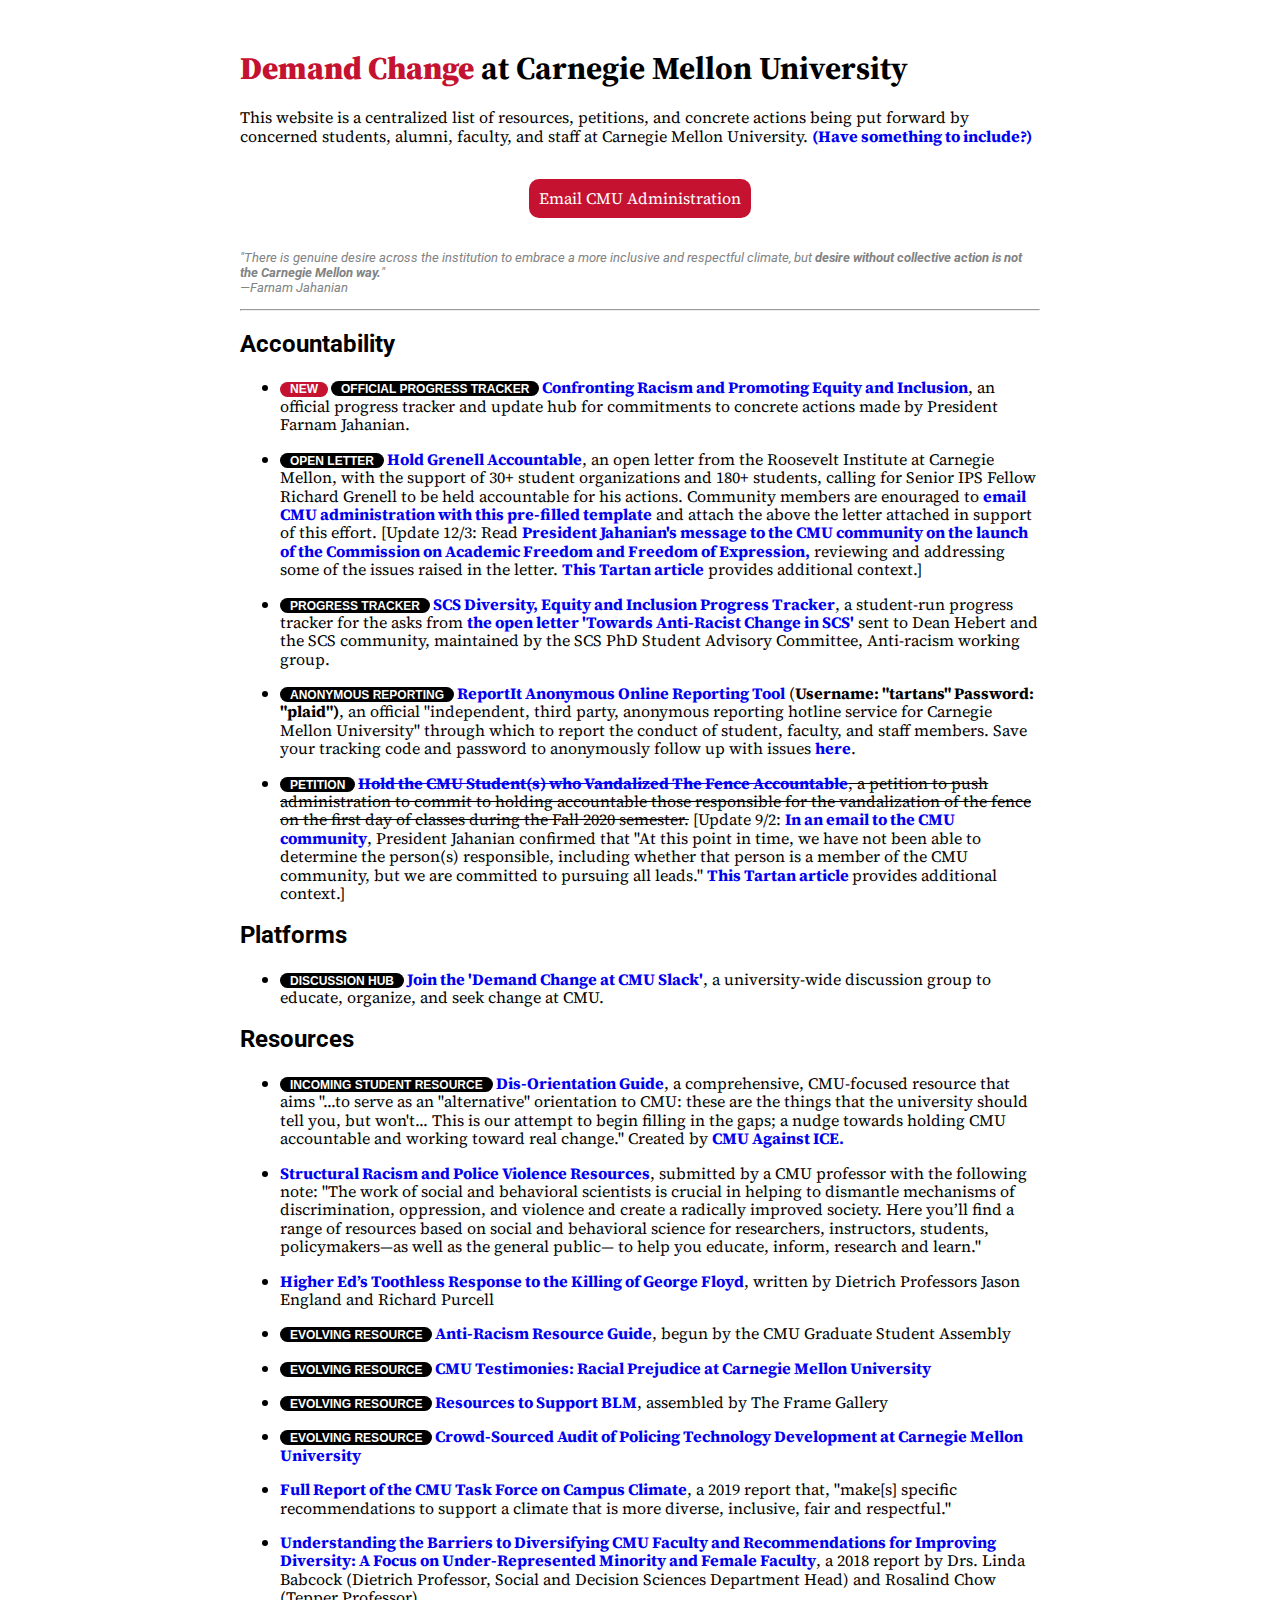
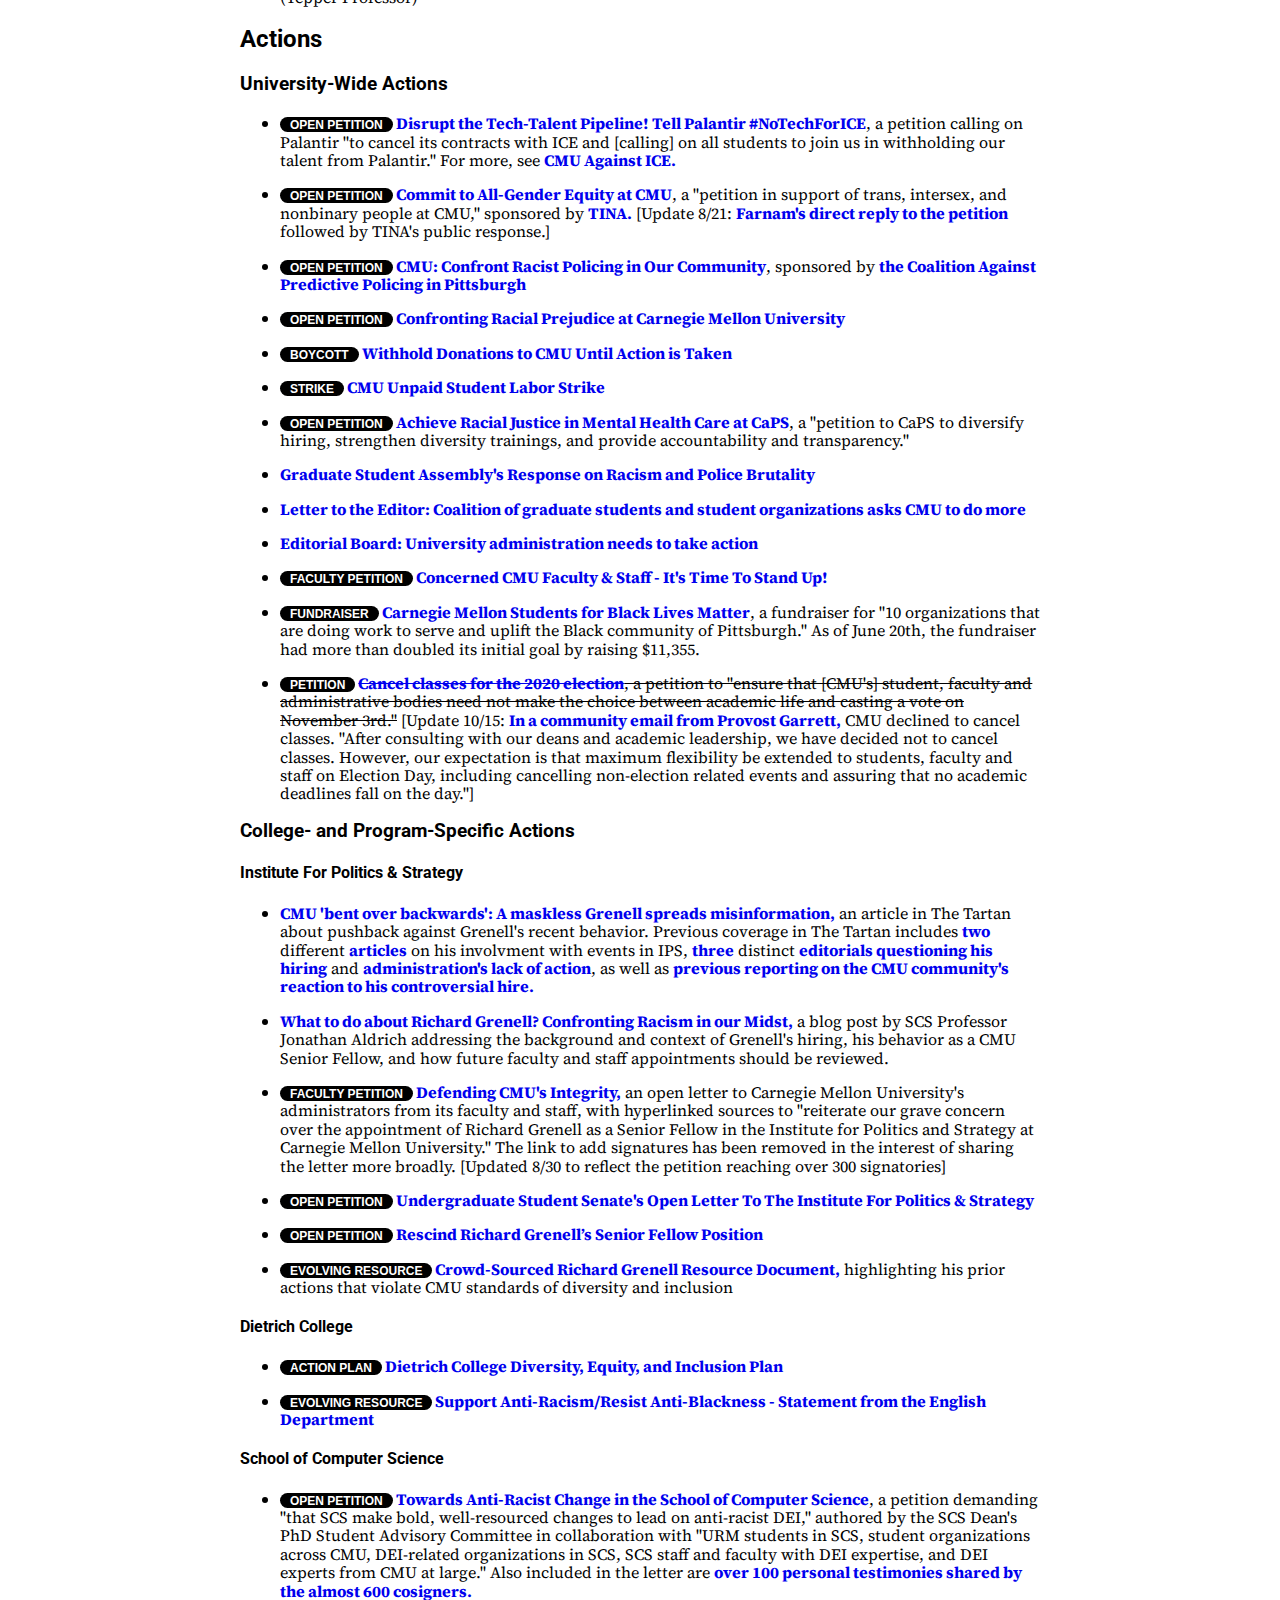
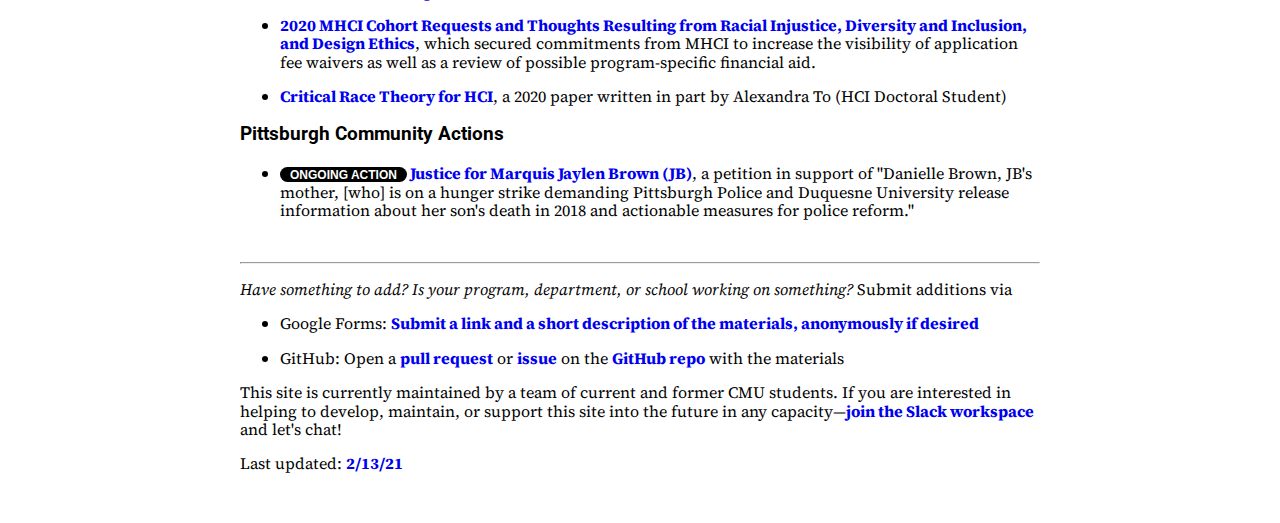
<file: index.html>
<!DOCTYPE html>
<html>

<head>
	<!-- Global site tag (gtag.js) - Google Analytics -->
	<script async src="https://www.googletagmanager.com/gtag/js?id=UA-169835758-1"></script>
	<script>
	  window.dataLayer = window.dataLayer || [];
	  function gtag(){dataLayer.push(arguments);}
	  gtag('js', new Date());

	  gtag('config', 'UA-169835758-1');
	</script>
	<meta charset="utf-8">
	<meta name="viewport" content="width=device-width, initial-scale=1">
	<title>Demand Change at CMU</title>
  	<link href="https://fonts.googleapis.com/css2?family=Source+Serif+Pro:wght@400;600;700&display=swap" rel="stylesheet">
  	<link href="https://fonts.googleapis.com/css2?family=Roboto:ital,wght@0,100;0,300;0,400;0,500;0,700;0,900;1,100;1,300;1,400;1,500;1,700;1,900&display=swap" rel="stylesheet">
  	<link href="css/normalize.css" rel="stylesheet">
  	<link href="css/style.css" rel="stylesheet">
  	<link rel="icon" 
      type="image/ico" 
      href="favicon.ico" />
</head>
<body>
	<div id="full-col">

		<h1><b>Demand Change</b> at Carnegie Mellon University</h1>
		<p id="intro">This website is a centralized list of resources, petitions, and concrete actions being put forward by concerned students, alumni, faculty, and staff at Carnegie Mellon University. <a href="#bottom">(Have something to include?)</a></p>
		<br/>
		<div class="countup" id="countup1">
			<a target="_blank" href="mailto:president@cmu.edu,garrett@cmu.edu,ginac@andrew.cmu.edu?subject=Demanding%20Accountability%20RE:%20CMU's%20Commitments%20to%20Equity%20and%20Inclusion"><button>Email CMU Administration</button></a>
		</div>
		<p id="quote"><i>"There is genuine desire across the  institution to embrace a more inclusive and respectful climate, but <b>desire without collective action is not the Carnegie Mellon way.</b>" <br/>—Farnam Jahanian</i></p>
		<hr>
		<h2 id="accountability">Accountability</h2>
		<ul>
			<li><p><a target="_blank" href="https://www.cmu.edu/dei-commitments/index.html"><div class="new">New</div> <div class="petition">Official Progress Tracker</div> Confronting Racism and Promoting Equity and Inclusion</a>, an official progress tracker and update hub for commitments to concrete actions made by President Farnam Jahanian.</p>
			</li>
		</ul>
		<ul>
			<li><p><a target="_blank" href="Hold Grenell Accountable_SM.pdf"><div class="petition">Open Letter</div> Hold Grenell Accountable</a>, an open letter from the Roosevelt Institute at Carnegie Mellon, with the support of 30+ student organizations and 180+ students, calling for Senior IPS Fellow Richard Grenell to be held accountable for his actions. Community members are enouraged to <a target="_blank" href="mailto:president@cmu.edu,garrett@cmu.edu,ginac@andrew.cmu.edu,mjdively@andrew.cmu.edu?subject=Demanding%20Accountability%20RE:%20Richard%20Grenell's%20Patterns%20of%20Behavior%20as%20a%20CMU%20Senior%20Fellow&body=Dear%20President%20Jahanian,%20Dean%20Casalegno,%20and%20Provost%20Garrett,%0DI’m%20reaching%20out%20today%20to%20join%20in%20the%20call%20from%20students%20to%20hold%20Senior%20IPS%20Fellow%20Richard%20Grenell%20accountable%20for%20his%20actions.%20During%20his%20time%20as%20a%20Senior%20Fellow,%20Mr.%20Grenell%20has%20embarrassed%20our%20University%20through%20his%20peddling%20of%20conspiracy%20theories,%20creation%20and%20promotion%20of%20fake%20news,%20racist%20tweets,%20and%20refusal%20to%20follow%20public%20health%20guidelines%20while%20our%20country%20is%20suffering%20an%20exponential%20increase%20in%20COVID-19%20cases.%20University%20officials%20agreed%20that%20Mr.%20Grenell,%20during%20his%20time%20as%20a%20Senior%20Fellow,%20would%20be%20held%20to%20the%20normal%20standards%20of%20academia%20and%20of%20our%20University.%20Mr.%20Grenell%20has%20clearly%20demonstrated%20he%20is%20incapable%20of%20meeting%20the%20standards%20of%20conduct%20our%20University%20demands.%20As%20a%20student%20at%20this%20University,%20I%20find%20Mr.%20Grenell’s%20actions%20shameful.%20His%20continued%20presence%20in%20our%20community%20is%20unacceptable.">email CMU administration with this pre-filled template</a> and attach the above the letter attached in support of this effort. [Update 12/3: Read <a href="https://www.cmu.edu/leadership/president/campus-comms/2020/2020-12-03.html" target="_blank">President Jahanian's message to the CMU community on the launch of the Commission on Academic Freedom and Freedom of Expression,</a> reviewing and addressing some of the issues raised in the letter. <a href="https://thetartan.org/2020/12/7/news/free-speech" target="_blank">This Tartan article</a> provides additional context.]</p>
			</li>
		</ul>
		<ul>
			<li><p><a target="_blank" href="https://docs.google.com/spreadsheets/d/1hA5WqjdwH551DzmubXW2lU8tVbnz9jYQ8-1DVnnx7dU/edit?usp=sharing"><div class="petition">Progress Tracker</div> SCS Diversity, Equity and Inclusion Progress Tracker</a>, a student-run progress tracker for the asks from <a target="_blank" href="https://docs.google.com/document/d/1-WRYuLT-xQFOiv1yyxMUdFV26RGB9_jOFgz7Y_xaWuk/edit?usp=sharing">the open letter 'Towards Anti-Racist Change in SCS'</a> sent to Dean Hebert and the SCS community, maintained by the SCS PhD Student Advisory Committee, Anti-racism working group.</p>
			</li>
		</ul>
		<ul>
			<li><p><a target="_blank" href="https://secure.reportit.net/creator/defaultC.asp"><div class="petition">Anonymous Reporting</div> ReportIt Anonymous Online Reporting Tool</a> (<b>Username: "tartans" Password: "plaid")</b>, an official "independent, third party, anonymous reporting hotline service for Carnegie Mellon University" through which to report the conduct of student, faculty, and staff members. Save your tracking code and password to anonymously follow up with issues <a target="_blank" href="https://secure.reportit.net/creator/followup_login.asp">here</a>.</p>
			</li>
		</ul>
		<ul>
			<li><p><a target="_blank" href="https://www.change.org/p/carnegie-mellon-students-and-staff-hold-the-cmu-student-s-who-vandalized-the-fence-accountable?utm_content=cl_sharecopy_24432173_en-US%3A1&recruiter=10413978&recruited_by_id=209a6b00-17b1-0130-0250-00221968d0e0&utm_source=share_petition&utm_medium=copylink&utm_campaign=psf_combo_share_abi&utm_term=psf_combo_share_abi"><div class="petition">Petition</div> <strike>Hold the CMU Student(s) who Vandalized The Fence Accountable</a>, a petition to push administration to commit to holding accountable those responsible for the vandalization of the fence on the first day of classes during the Fall 2020 semester.</strike> [Update 9/2: <a target="_blank" href="Gmail - A Year of Challenge and Opportunity.pdf">In an email to the CMU community</a>, President Jahanian confirmed that "At this point in time, we have not been able to determine the person(s) responsible, including whether that person is a member of the CMU community, but we are committed to pursuing all leads." <a target="_blank" href="http://thetartan.org/2020/9/7/news/fence-vandal">This Tartan article </a>provides additional context.]</p>
			</li>
		</ul>
		<h2 id="platforms">Platforms</h2>
		<ul>
			<li><p><a target="_blank" href="https://demand-change-cmu.slack.com/join/signup"><div class="petition">Discussion Hub</div> Join the 'Demand Change at CMU Slack'</a>, a university-wide discussion group to educate, organize, and seek change at CMU.</p>
			</li>
		</ul>
		<h2 id="resources">Resources</h2>
		<ul>
			<li><p><a target="_blank" href="			https://www.cmuagainstice.com/dis-orientation-guide"><div class="petition">incoming student resource</div> Dis-Orientation Guide</a>, a comprehensive, CMU-focused resource that aims "...to serve as an "alternative" orientation to CMU: these are the things that the university should tell you, but won't... This is our attempt to begin filling in the gaps; a nudge towards holding CMU accountable and working toward real change." Created by <a href="https://www.cmuagainstice.com/" target="blank_">CMU Against ICE.</a></p>
			</li>
			<li><p><a target="_blank" href="https://group.sagepub.com/structural-racism-police-violence"> Structural Racism and Police Violence Resources</a>, submitted by a CMU professor with the following note: "The work of social and behavioral scientists is crucial in helping to dismantle mechanisms of discrimination, oppression, and violence and create a radically improved society. Here you’ll find a range of resources based on social and behavioral science for researchers, instructors, students, policymakers—as well as the general public— to help you educate, inform, research and learn."</p>
			</li>
			<li><p><a target="_blank" href="https://www.chronicle.com/article/Higher-Ed-s-Toothless/248946?key=wYmokCnDzR4h9eFNudrs4jyjFBQ0SJj_RjRK70rCNPT3LG0q7DwKXlirrTVnsPeDQi1qcGJ3RVVDSElMN19nU1lKRnd2M3FleTZEXzBZazZZT1RoZVluZVlEYw&amp;fbclid=IwAR2TrW6Bg_BNliv0J_pLn6KUAIPaBvmBeuvIdTx6jSkkDveTl2u4OWU1olc">Higher Ed’s Toothless Response to the Killing of George Floyd</a>, written by Dietrich Professors Jason England and Richard Purcell</p>
			</li>
			<li><p><a target="_blank" href="https://docs.google.com/document/d/1sMG9BChHdDUhVO-FoUzsr0rU6CUhsCAFEoblrSg_EJ0/edit"><div class="petition">Evolving Resource</div> Anti-Racism Resource Guide</a>, begun by the CMU Graduate Student Assembly</p>
			</li>
			<li><p><a target="_blank" href="https://cmutestimonies.site/"><div class="petition">Evolving Resource</div> CMU Testimonies: Racial Prejudice at Carnegie Mellon University</a></p>
			</li>
			<li><p><a target="_blank" href="https://docs.google.com/document/d/1dWinAIudqLrCE0OtIhbW5mPkaLIG64CxVNls-GPpugM/edit?usp=sharing"><div class="petition">Evolving Resource</div> Resources to Support BLM</a>, assembled by The Frame Gallery</p>
			</li>
			<li><p><a target="_blank" href="https://docs.google.com/document/d/1SqqzTKoGFhXTjl6I1GfOSIpwM4ayLwoBUWDcSS2vmds/edit?usp=sharing"><div class="petition">Evolving Resource</div> Crowd-Sourced Audit of Policing Technology Development at Carnegie Mellon University</a></p>
			</li>
			<li><p><a target="_blank" href="https://drive.google.com/file/d/1VcbBbIIB0nWPTj6Ogsxhk9tIT5_wXJxq/view?usp=sharing">Full Report of the CMU Task Force on Campus Climate</a>, a 2019 report that, "make[s] specific recommendations to support a climate that is more diverse, inclusive, fair and respectful."</p></li>
			<li><p><a target="_blank" href="https://drive.google.com/file/d/1qu2mvi-yJldOjGhKBPmfDWUR2Eo9SIG9/view">Understanding the Barriers to Diversifying CMU Faculty and Recommendations for Improving Diversity: A Focus on Under-Represented Minority and Female Faculty</a>, a 2018 report by Drs. Linda Babcock (Dietrich Professor, Social and Decision Sciences Department Head) and Rosalind Chow (Tepper Professor)</p>
			</li>

		</ul>
		<h2 id="actions">Actions</h2>
		<h3 id="university-wide-actions">University-Wide Actions</h2>
			<ul>
			
			<li><p><a target="_blank" href="https://action.mijente.net/petitions/disrupt-the-tech-talent-pipeline-tell-palantir-to-drop-its-contracts-with-ice-2"><div class="petition">Open Petition</div> Disrupt the Tech-Talent Pipeline! Tell Palantir #NoTechForICE</a>, a petition calling on Palantir "to cancel its contracts with ICE and [calling] on all students to join us in withholding our talent from Palantir." For more, see <a href="https://www.cmuagainstice.com/" target="blank_">CMU Against ICE.</a></p>
			</li>
			<li><p><a target="_blank" href="https://actionnetwork.org/petitions/4b670ce4ee6a4ca261f928ecc5a634da8999cedf?hash=faa3449da089fe32385bb5a09b4c6b5d&fbclid=IwAR26O0V487NOfh1Dokw3BR6F9SwchfvHuAJbszyPlFvcdUmzMEzFjX6oew4"><div class="petition">Open Petition</div> Commit to All-Gender Equity at CMU</a>, a "petition in support of trans, intersex, and nonbinary people at CMU," sponsored by <a href="https://tina-cmu.github.io/" target="blank_">TINA.</a> [Update 8/21: <a target="_blank" href="https://docs.google.com/document/d/1Gu9FTkZ7xE_Ma-kGsjyR7b71A0emGVPBAyAAA8hf0No/edit">Farnam's direct reply to the petition</a> followed by TINA's public response.]</p>
			</li>
			<li><p><a target="_blank" href="https://actionnetwork.org/petitions/cmu-confront-racist-policing-in-our-community/"><div class="petition">Open Petition</div> CMU: Confront Racist Policing in Our Community</a>, sponsored by <a target="_blank" href="https://capp-pgh.com/">the Coalition Against Predictive Policing in Pittsburgh</a></p>
			</li>
			<li><p><a target="_blank" href="https://actionnetwork.org/petitions/confronting-racial-prejudice-at-carnegie-mellon-university/"><div class="petition">Open Petition</div> Confronting Racial Prejudice at Carnegie Mellon University</a></p>
			</li>
			<li><p><a target="_blank" href="http://www.cmu.wtf/"><div class="petition">BOYCOTT</div> Withhold Donations to CMU Until Action is Taken</a></p>
			</li>
			<li><p><a target="_blank" href="https://tinyurl.com/cmustrike"><div class="petition">Strike</div> CMU Unpaid Student Labor Strike</a></p>
			</li>
			<li><p><a target="_blank" href="https://actionnetwork.org/petitions/achieve-racial-justice-in-mental-health-care-at-caps/"><div class="petition">Open Petition</div> Achieve Racial Justice in Mental Health Care at CaPS</a>, a "petition to CaPS to diversify hiring, strengthen diversity trainings, and provide accountability and transparency." </p>
			</li>
			<li><a target="_blank" href="https://docs.google.com/document/d/1J1Qwos5dPn58s88gaEScTwfg5x7cwndh-kE3memKE40/edit#heading=h.8tx08o4anrgu">Graduate Student Assembly&#39;s Response on Racism and Police Brutality</a></li>
			<li><p><a target="_blank" href="https://thetartan.org/2020/6/4/forum/anti-racism">Letter to the Editor: Coalition of graduate students and student organizations asks CMU to do more</a></p>
			</li>
			<li><p><a target="_blank" href="https://thetartan.org/2020/6/4/forum/black-lives-matter">Editorial Board: University administration needs to take action</a></p>
			</li>
			<li><p><a target="_blank" href="https://tinyurl.com/yc8uu7er"><div class="petition">Faculty Petition</div> Concerned CMU Faculty &amp; Staff - It&#39;s Time To Stand Up! </a></p></li>
			<li><p><a target="_blank" href="https://www.gofundme.com/f/carnegie-mellon-students-for-black-lives-matter?utm_source=twitter&utm_medium=social&utm_campaign=m_pd+share-sheet"><div class="petition"> Fundraiser</div> Carnegie Mellon Students for Black Lives Matter</a>, a fundraiser for "10 organizations that are doing work to serve and uplift the Black community of Pittsburgh." As of June 20th, the fundraiser had more than doubled its initial goal by raising $11,355. </p>
			</li>
			<li><p><a target="_blank" href="https://actionnetwork.org/petitions/4b670ce4ee6a4ca261f928ecc5a634da8999cedf?hash=faa3449da089fe32385bb5a09b4c6b5d&fbclid=IwAR26O0V487NOfh1Dokw3BR6F9SwchfvHuAJbszyPlFvcdUmzMEzFjX6oew4"><div class="petition">Petition</div> <strike>Cancel classes for the 2020 election</a>, a petition to "ensure that [CMU's] student, faculty and administrative bodies need not make the choice between academic life and casting a vote on November 3rd."</strike> [Update 10/15: <a target="_blank" href="Gmail - Maximum Flexibility on Election Day.pdf">In a community email from Provost Garrett,</a> CMU declined to cancel classes. "After consulting with our deans and academic leadership, we have decided not to cancel classes. However, our expectation is that maximum flexibility be extended to students, faculty and staff on Election Day, including cancelling non-election related events and assuring that no academic deadlines fall on the day."]</p></li>
			</ul>
		<h3 id="college-and-program-specific-actions">College- and Program-Specific Actions</h2>
		<h4 id="institute-for-politics-strategy">Institute For Politics &amp; Strategy</h3>
		<ul>
			<li><p><a target="_blank" href="https://thetartan.org/2020/11/9/news/grenell-covid">CMU 'bent over backwards': A maskless Grenell spreads misinformation,</a> an article in The Tartan about pushback against Grenell's recent behavior. Previous coverage in The Tartan includes <a target="_blank" href="https://thetartan.org/2020/11/1/news/ips-event">two</a> different <a target="_blank" href="https://thetartan.org/2020/10/5/news/grenell-milk">articles</a> on his involvment with events in IPS, <a target="_blank" href="https://thetartan.org/2020/8/30/forum/grenell">three</a> distinct <a target="_blank" href="https://thetartan.org/2020/8/30/forum/grenell-2">editorials questioning his hiring</a> and <a target="_blank" href="https://thetartan.org/2021/2/8/forum/grenelledboard">administration's lack of action</a>, as well as <a target="_blank" href="https://thetartan.org/2020/8/30/news/rick-grenell">previous reporting on the CMU community's reaction to his controversial hire.</a></p>

			<li><p><a target="_blank" href="https://jonathanaldrich.github.io/2020/10/28/what-to-do-about-richard-grenell.html">What to do about Richard Grenell? Confronting Racism in our Midst,</a> a blog post by SCS Professor Jonathan Aldrich addressing the background and context of Grenell's hiring, his behavior as a CMU Senior Fellow, and how future faculty and staff appointments should be reviewed.</p>

			<li><p><a target="_blank" href="Defending CMU's Integrity (Faculty Letter with Hyperlinks).pdf"><div class="petition">Faculty Petition</div> Defending CMU's Integrity,</a> an open letter to Carnegie Mellon University's administrators from its faculty and staff, with hyperlinked sources to "reiterate our grave concern over the appointment of Richard Grenell as a Senior Fellow in the Institute for Politics and Strategy at Carnegie Mellon University." The link to add signatures has been removed in the interest of sharing the letter more broadly. [Updated 8/30 to reflect the petition reaching over 300 signatories]</p>
			</li>
			<li><p><a target="_blank" href="https://bit.ly/LetterToIPS"><div class="petition">Open Petition</div> Undergraduate Student Senate&#39;s Open Letter To The Institute For Politics &amp; Strategy</a></p>
			</li>
			<li><p><a target="_blank" href="https://actionnetwork.org/petitions/rescind-richard-grenells-senior-fellow-position/"><div class="petition">Open Petition</div> Rescind Richard Grenell’s Senior Fellow Position</a></p>
			</li>
			<li><p><a target="_blank" href="https://docs.google.com/document/u/0/d/1_Ei3klCZWWeeoVqJN79NROzLO2B1cQGglC-UN7G5pck/mobilebasic?fbclid=IwAR0roBvzBK2BO3ypvaejGUYIm6cV1KoOKvNkHm6DI6LbgrE6Xl85ox57aSQ"><div class="petition">Evolving Resource</div> Crowd-Sourced Richard Grenell Resource Document,</a> highlighting his prior actions that violate CMU standards of diversity and inclusion</p>
			</li>
		</ul>
		<h4 id="dietrich-college">Dietrich College</h3>
		<ul>
			<li><p><a target="_blank" href="https://www.cmu.edu/dietrich/news/news-stories/2020/october/images/diversity-equity-inclusion-strategic-plan.pdf"><div class="petition">Action Plan</div> Dietrich College Diversity, Equity, and Inclusion Plan</a></p>
			</li>
			<li><p><a target="_blank" href="https://www.cmu.edu/dietrich/english/support-anti-racismresist-anti-blackness.html"><div class="petition">Evolving Resource</div> Support Anti-Racism/Resist Anti-Blackness - Statement from the English Department</a></p>
			</li>
		</ul>
		<h4 id="school-of-computer-science">School of Computer Science</h3>
		<ul>
			<li><p><a target="_blank" href="https://docs.google.com/document/d/1-WRYuLT-xQFOiv1yyxMUdFV26RGB9_jOFgz7Y_xaWuk/edit"><div class="petition">Open Petition</div> Towards Anti-Racist Change in the School of Computer Science</a>, a petition demanding "that SCS make bold, well-resourced changes to lead on anti-racist DEI," authored by the SCS Dean's PhD Student Advisory Committee in collaboration with "URM students in SCS, student organizations across CMU, DEI-related organizations in SCS, SCS staff and faculty with DEI expertise, and DEI experts from CMU at large." Also included in the letter are <a  target="_blank" href="https://docs.google.com/document/d/1-WRYuLT-xQFOiv1yyxMUdFV26RGB9_jOFgz7Y_xaWuk/edit#heading=h.93btbd252g0r">over 100 personal testimonies shared by the almost 600 cosigners.</a></p></li>
			<li><p><a target="_blank" href="https://drive.google.com/file/d/1GE9PyWNAnelwqJapKkKWBOxKWN1wukJY/view?usp=sharing">2020 MHCI Cohort Requests and Thoughts Resulting from Racial Injustice, Diversity and Inclusion, and Design Ethics</a>, which secured commitments from MHCI to increase the visibility of application fee waivers as well as a review of possible program-specific financial aid.</p></li>
			<li><p><a target="_blank" href="https://www.alexandrato.com/papers/Critical_Race_Theory_for_HCI.pdf">Critical Race Theory for HCI</a>, a 2020 paper written in part by Alexandra To (HCI Doctoral Student)</p></li>
		</ul>
		<h3>Pittsburgh Community Actions</h3>
		<ul>
			<li><p><a target="_blank" href="http://justiceforJB.com"><div class="petition">Ongoing Action</div> Justice for Marquis Jaylen Brown (JB)</a>, a petition in support of "Danielle Brown, JB's mother, [who] is on a hunger strike demanding Pittsburgh Police and Duquesne University release information about her son's death in 2018 and actionable measures for police reform."</p>			
			</li>
		</ul>

		<br/>
		<hr>
		<div id="bottom">
			<p><i>Have something to add? Is your program, department, or school working on something?</i> Submit additions via</p>
			<ul>
				<li><p>Google Forms: <a target="_blank" href="https://forms.gle/CgzMKSFbajpf6q2dA">Submit a link and a short description of the materials, anonymously if desired</a></p></li>
				<li><p>GitHub: Open a <a target="_blank" href="https://help.github.com/en/github/collaborating-with-issues-and-pull-requests/creating-a-pull-request">pull request</a> or <a target="_blank" href="https://help.github.com/en/github/managing-your-work-on-github/creating-an-issue">issue</a> on the <a target="_blank" href="https://github.com/ConlonNovak/demand-cmu-support/">GitHub repo</a> with the materials</li>
			</ul>

			This site is currently maintained by a team of current and former CMU students. If you are interested in helping to develop, maintain, or support this site into the future in any capacity—<a target="_blank" href="https://demand-change-cmu.slack.com/join/signup">join the Slack workspace</a> and let's chat!</p>

			<p>Last updated: <b><a target="_blank" href="https://github.com/ConlonNovak/demand-cmu-support/commits/master">2/13/21</a></b></p>
<!-- 
			<iframe src="https://tylerlh.github.com/github-latest-commits-widget/?username=ConlonNovak&repo=demand-cmu-support&limit=1"
  allowtransparency="true" frameborder="0" scrolling="no" width="502px" height="120px"></iframe> -->

		</div>
	</div>
</body>

</html>
</file>
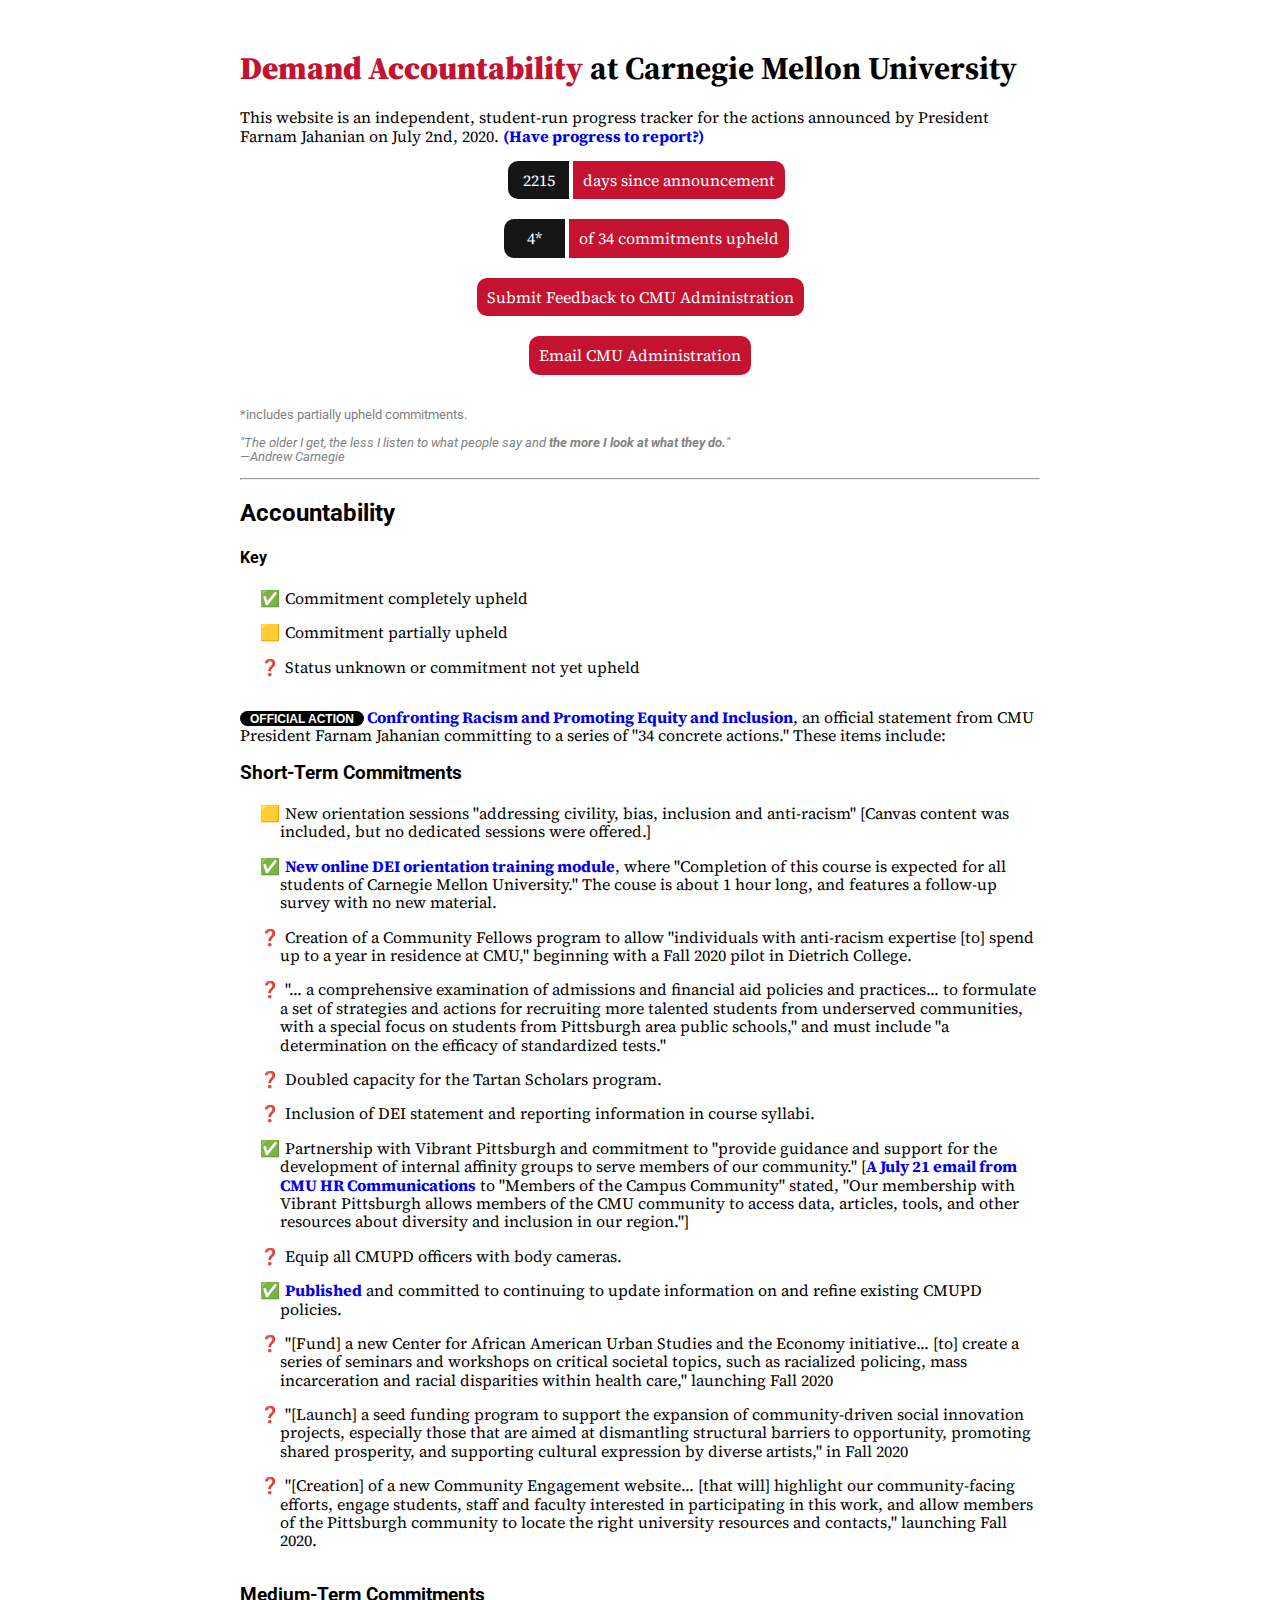
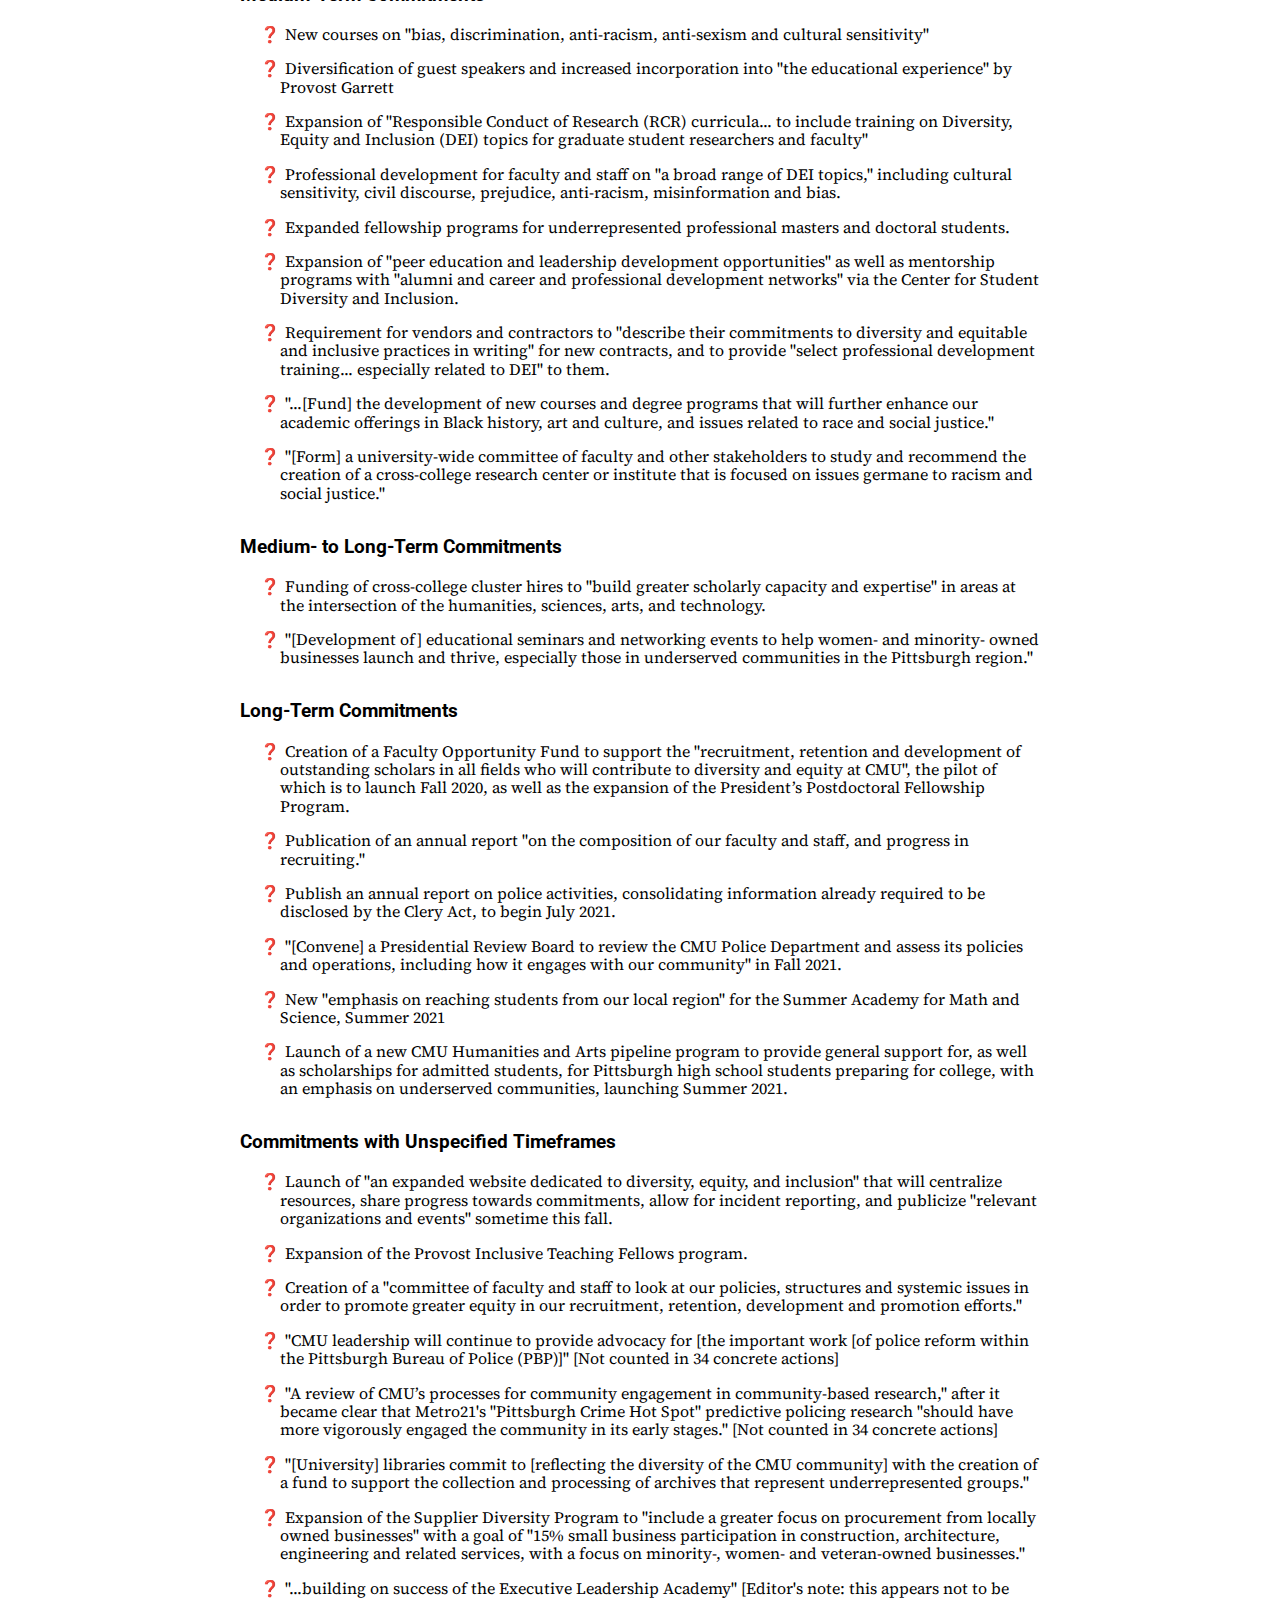
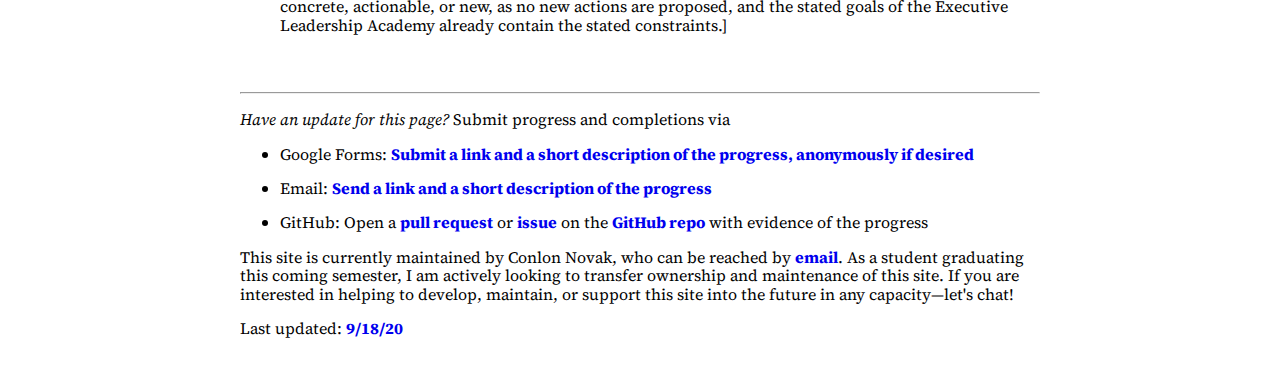
<file: accountability.html>
<!DOCTYPE html>
<html>

<head>
	<!-- Global site tag (gtag.js) - Google Analytics -->
	<script async src="https://www.googletagmanager.com/gtag/js?id=UA-169835758-1"></script>
	<script>
	  window.dataLayer = window.dataLayer || [];
	  function gtag(){dataLayer.push(arguments);}
	  gtag('js', new Date());

	  gtag('config', 'UA-169835758-1');
	</script>
	<script>
	/*
		 * Basic Count Up from Date and Time
		 * Author: @mrwigster / https://guwii.com/bytes/count-date-time-javascript/
		 */
		window.onload = function() {
		  // Month Day, Year Hour:Minute:Second, id-of-element-container
		  countUpFromTime("Jul 2, 2020 12:00:00", 'countup1'); // ****** Change this line!
		};
		function countUpFromTime(countFrom, id) {
		  countFrom = new Date(countFrom).getTime();
		  var now = new Date(),
		      countFrom = new Date(countFrom),
		      timeDifference = (now - countFrom);
		    
		  var secondsInADay = 60 * 60 * 1000 * 24,
		      secondsInAHour = 60 * 60 * 1000;
		    
		  days = Math.floor(timeDifference / (secondsInADay) * 1);
		  hours = Math.floor((timeDifference % (secondsInADay)) / (secondsInAHour) * 1);
		  mins = Math.floor(((timeDifference % (secondsInADay)) % (secondsInAHour)) / (60 * 1000) * 1);
		  secs = Math.floor((((timeDifference % (secondsInADay)) % (secondsInAHour)) % (60 * 1000)) / 1000 * 1);

		  var idEl = document.getElementById(id);
		  idEl.getElementsByClassName('days')[0].innerHTML = days;
		  idEl.getElementsByClassName('hours')[0].innerHTML = hours;
		  idEl.getElementsByClassName('minutes')[0].innerHTML = mins;
		  idEl.getElementsByClassName('seconds')[0].innerHTML = secs;

		  clearTimeout(countUpFromTime.interval);
		  countUpFromTime.interval = setTimeout(function(){ countUpFromTime(countFrom, id); }, 1000);
		}
	</script>
	<meta charset="utf-8">
	<meta name="viewport" content="width=device-width, initial-scale=1">
	<title>Demand Accountability at CMU</title>
  	<link href="https://fonts.googleapis.com/css2?family=Source+Serif+Pro:wght@400;600;700&display=swap" rel="stylesheet">
  	<link href="https://fonts.googleapis.com/css2?family=Roboto:ital,wght@0,100;0,300;0,400;0,500;0,700;0,900;1,100;1,300;1,400;1,500;1,700;1,900&display=swap" rel="stylesheet">
  	<link href="css/normalize.css" rel="stylesheet">
  	<link href="css/style.css" rel="stylesheet">
  	<link rel="icon" 
      type="image/ico" 
      href="favicon.ico" />
</head>
<body>
	<div id="full-col">

		<h1><b>Demand Accountability</b> at Carnegie Mellon University</h1>
		<p id="intro">This website is an independent, student-run progress tracker for the actions announced by President Farnam Jahanian on July 2nd, 2020. <a href="#bottom">(Have progress to report?)</a></p>

		<div class="countup" id="countup1">
  			<span class="timeel days">00</span>
			<span class="timeel timeRefDays">days since announcement</span>
				</div>
		<div class="countup" id="countup1">
			<span class="timeel days">4*</span>
			<span class="timeel timeRefDays">of 34 commitments upheld</span>
		</div>
		<div class="countup" id="countup1">
			<a href="https://carnegiemellon.wufoo.com/forms/q16zscqd1sw10le/" target="blank_"><button>Submit Feedback to CMU Administration</button></a>
		</div>
		<div class="countup" id="countup1">
			<a target="_blank" href="mailto:president@cmu.edu,garrett@cmu.edu,ginac@andrew.cmu.edu?subject=Demanding%20Accountability%20RE:%20CMU's%20Commitments%20to%20Equity%20and%20Inclusion"><button>Email CMU Administration</button></a>
		</div>
		<p id="quote">*includes partially upheld commitments.</p>




		<p id="quote"><i>"The older I get, the less I listen to what people say and <b>the more I look at what they do.</b>" <br/>—Andrew Carnegie</i></p>
		<hr>

		<h2 id="accountability">Accountability</h2>
		<h4>Key</h4>
		<ul class="acct">
			<li class="completed">Commitment completely upheld</li>
			<li class="kinda">Commitment partially upheld</li>
			<li class="">Status unknown or commitment not yet upheld</li>
		</ul>
		<p><a target="_blank" href="https://www.cmu.edu/leadership/president/campus-comms/2020/2020-07-02.html"><div class="petition">Official Action</div> Confronting Racism and Promoting Equity and Inclusion</a>, an official statement from CMU President Farnam Jahanian committing to a series of "34 concrete actions." These items include:</p>
		


		<h3>Short-Term Commitments</h3>
		<ul class="acct">
			<li class="kinda">New orientation sessions "addressing civility, bias, inclusion and anti-racism" [Canvas content was included, but no dedicated sessions were offered.]</li>
			<li class="completed"><a href="Gmail - DEI Part 2 course assigned to you.pdf" target="black_">New online DEI orientation training module</a>, where "Completion of this course is expected for all students of Carnegie Mellon University." The couse is about 1 hour long, and features a follow-up survey with no new material.</li>
			<li>Creation of a Community Fellows program to allow "individuals with anti-racism expertise [to] spend up to a year in residence at CMU," beginning with a Fall 2020 pilot in Dietrich College.</li>
			<li>"... a comprehensive examination of admissions and financial aid policies and practices... to formulate a set of strategies and actions for recruiting more talented students from underserved communities, with a special focus on students from Pittsburgh area public schools," and must include "a determination on the efficacy of standardized tests."</li>
			<li>Doubled capacity for the Tartan Scholars program.</li>
			<li>Inclusion of DEI statement and reporting information in course syllabi.</li>
			<li class="completed">Partnership with Vibrant Pittsburgh and commitment to "provide guidance and support for the development of internal affinity groups to serve members of our community." [<a target="_blank" href="Gmail - Community Resources – Vibrant Pittsburgh, Care.com and CareLink.pdf">A July 21 email from CMU HR Communications</a> to "Members of the Campus Community" stated, "Our membership with Vibrant Pittsburgh allows members of the CMU community to access data, articles, tools, and other resources about diversity and inclusion in our region."]</li>
			<li>Equip all CMUPD officers with body cameras.</li>
			<li class="completed"><a href="https://www.cmu.edu/police/reporting-policy-training/index.html" target="black_">Published</a> and committed to continuing to update information on and refine existing CMUPD policies.</li>
			<li>"[Fund] a new Center for African American Urban Studies and the Economy initiative... [to] create a series of seminars and workshops on critical societal topics, such as racialized policing, mass incarceration and racial disparities within health care," launching Fall 2020</li>
			<li>"[Launch] a seed funding program to support the expansion of community-driven social innovation projects, especially those that are aimed at dismantling structural barriers to opportunity, promoting shared prosperity, and supporting cultural expression by diverse artists," in Fall 2020</li>
			<li>"[Creation] of a new Community Engagement website... [that will] highlight our community-facing efforts, engage students, staff and faculty interested in participating in this work, and allow members of the Pittsburgh community to locate the right university resources and contacts," launching Fall 2020.</li>
		</ul>
		<h3>Medium-Term Commitments</h3>
		<ul class="acct">
			<li>New courses on "bias, discrimination, anti-racism, anti-sexism and cultural sensitivity"</li>
			<li>Diversification of guest speakers and increased incorporation into "the educational experience" by Provost Garrett</li>
			<li>Expansion of "Responsible Conduct of Research (RCR) curricula... to include training on Diversity, Equity and Inclusion (DEI) topics for graduate student researchers and faculty"</li>
			<li>Professional development for faculty and staff on "a broad range of DEI topics," including cultural sensitivity, civil discourse, prejudice, anti-racism, misinformation and bias.</li>
			<li>Expanded fellowship programs for underrepresented professional masters and doctoral students.</li>
			<li>Expansion of "peer education and leadership development opportunities" as well as mentorship programs with "alumni and career and professional development networks" via the Center for Student Diversity and Inclusion.</li>
			<li>Requirement for vendors and contractors to "describe their commitments to diversity and equitable and inclusive practices in writing" for new contracts, and to provide "select professional development training... especially related to DEI" to them.</li>
			<li>"...[Fund] the development of new courses and degree programs that will further enhance our academic offerings in Black history, art and culture, and issues related to race and social justice."</li>
			<li>"[Form] a university-wide committee of faculty and other stakeholders to study and recommend the creation of a cross-college research center or institute that is focused on issues germane to racism and social justice."</li>
		</ul>

		<h3>Medium- to Long-Term Commitments</h3>
		<ul class="acct">
			<li>Funding of cross-college cluster hires to "build greater scholarly capacity and expertise" in areas at the intersection of the humanities, sciences, arts, and technology.</li>
			<li>"[Development of] educational seminars and networking events to help women- and minority- owned businesses launch and thrive, especially those in underserved communities in the Pittsburgh region."</li>
		</ul>

		<h3>Long-Term Commitments</h3>
		<ul class="acct">
			<li>Creation of a Faculty Opportunity Fund to support the "recruitment, retention and development of outstanding scholars in all fields who will contribute to diversity and equity at CMU", the pilot of which is to launch Fall 2020, as well as the expansion of the President’s Postdoctoral Fellowship Program.</li>
			<li>Publication of an annual report "on the composition of our faculty and staff, and progress in recruiting." </li>
			<li>Publish an annual report on police activities, consolidating information already required to be disclosed by the Clery Act, to begin July 2021.</li>
			<li>"[Convene] a Presidential Review Board to review the CMU Police Department and assess its policies and operations, including how it engages with our community" in Fall 2021.</li>
			<li>New "emphasis on reaching students from our local region" for the Summer Academy for Math and Science, Summer 2021</li>
			<li>Launch of a new CMU Humanities and Arts pipeline program to provide  general support for, as well as scholarships for admitted students, for Pittsburgh high school students preparing for college, with an emphasis on underserved communities, launching Summer 2021.</li>
		</ul>

		<h3>Commitments with Unspecified Timeframes</h3>
		<ul class="acct">
			<li>Launch of "an expanded website dedicated to diversity, equity, and inclusion" that will centralize resources, share progress towards commitments, allow for incident reporting, and publicize "relevant organizations and events" sometime this fall.</li>
			<li>Expansion of the Provost Inclusive Teaching Fellows program.</li>
			<li>Creation of a "committee of faculty and staff to look at our policies, structures and systemic issues in order to promote greater equity in our recruitment, retention, development and promotion efforts."</li>
			<li>"CMU leadership will continue to provide advocacy for [the important work [of police reform within the Pittsburgh Bureau of Police (PBP)]" [Not counted in 34 concrete actions]</li>
			<li>"A review of CMU’s processes for community engagement in community-based research," after it became clear that Metro21's "Pittsburgh Crime Hot Spot" predictive policing research "should have more vigorously engaged the community in its early stages." [Not counted in 34 concrete actions]</li>
			<li>"[University] libraries commit to [reflecting the diversity of the CMU community] with the creation of a fund to support the collection and processing of archives that represent underrepresented groups."</li>
			<li>Expansion of the Supplier Diversity Program to "include a greater focus on procurement from locally owned businesses" with a goal of "15% small business participation in construction, architecture, engineering and related services, with a focus on minority-, women- and veteran-owned businesses."</li>
			<li>"...building on success of the Executive Leadership Academy" [Editor's note: this appears not to be concrete, actionable, or new, as no new actions are proposed, and the stated goals of the Executive Leadership Academy already contain the stated constraints.]</li>
		</ul>


		<br/>
		<hr>
		<div id="bottom">
			<p><i>Have an update for this page?</i> Submit progress and completions via</p>
			<ul>
				<li><p>Google Forms: <a target="_blank" href="https://forms.gle/CgzMKSFbajpf6q2dA">Submit a link and a short description of the progress, anonymously if desired</a></p></li>
				<li><p>Email: <a target="_blank" href="mailto:conlonnovak+demand-cmu@cmu.edu">Send a link and a short description of the progress</a></p></li>
				<li><p>GitHub: Open a <a target="_blank" href="https://help.github.com/en/github/collaborating-with-issues-and-pull-requests/creating-a-pull-request">pull request</a> or <a target="_blank" href="https://help.github.com/en/github/managing-your-work-on-github/creating-an-issue">issue</a> on the <a target="_blank" href="https://github.com/ConlonNovak/demand-cmu-support/">GitHub repo</a> with evidence of the progress</li>
			</ul>

			This site is currently maintained by Conlon Novak, who can be reached by <a target="_blank" href="mailto:conlonnovak+demand-cmu@cmu.edu">email</a>. As a student graduating this coming semester, I am actively looking to transfer ownership and maintenance of this site. If you are interested in helping to develop, maintain, or support this site into the future in any capacity—let's chat!</p>

			<p>Last updated: <b><a target="_blank" href="https://github.com/ConlonNovak/demand-cmu-support/commits/master">9/18/20</a></b></p>
<!-- 
			<iframe src="https://tylerlh.github.com/github-latest-commits-widget/?username=ConlonNovak&repo=demand-cmu-support&limit=1"
  allowtransparency="true" frameborder="0" scrolling="no" width="502px" height="120px"></iframe> -->

		</div>
	</div>
</body>

</html>
</file>
<file: css/style.css>
h1,
h2,
h3,
h4,
h5,
h6 {
	 font-family: 'Roboto', sans-serif;
/*	color: #C41230;
*/}

/**
 * Smooth scrolling inside an element
 */
#my-element {
	scroll-behavior: smooth;
}

/**
 * Smooth scrolling on the whole document
 */
html {
	scroll-behavior: smooth;
}

body {
	font-family: 'Source Serif Pro', serif;
/*	background-color: #181a1b;
*//*	color: #bcbec0;
*/}

h1 {
	font-family: 'Source Serif Pro', serif;
/*	color: #C41230;
*/}

h1 b {
	color: #C41230;
}


a {
/*	color: #32C6FF;
*/	text-decoration: none;
	font-weight: bold;
}

a:visited {
  	color: #0066FF;
}

#full-col {
	margin-top: 50px;
	margin-bottom: 50px;
	margin-left: auto;
	margin-right: auto;
	width: 85%;
	max-width:800px;
	min-width:360px;
}

.petition {
  display: inline-block;
  padding: 0 10px;
  height: 15px;
  font-size: 12px;
  line-height: 16px;
  border-radius: 25px;
  background-color: black;
  text-transform: uppercase;
  font-family: sans-serif;
}

a .petition, .petition a {
	margin-left: auto;
	margin-right: auto;
	color: white;
}

.acct .petition, .petition .acct {
  margin-left: auto;
  margin-right: auto;
  color: white;
  font-weight: bold;
  padding: 0 10px;
}

.new {
  display: inline-block;
  padding: 0 10px;
  height: 15px;
  font-size: 12px;
  line-height: 15px;
  border-radius: 25px;
  background-color: #C41230;
  text-transform: uppercase;
  font-family: sans-serif;
}

a .new, .new a {
  margin-left: auto;
  margin-right: auto;
  color: white;
}

#intro {

}

#quote {
  font-family: 'Roboto', sans-serif;
  font-weight: 400;
  font-size: 13px;
  color: #828384;
}

#bottom {

}

.countup {
  text-align: center;
/*  margin-bottom: 20px;
*/}

.countup .timeel {
  display: inline-block;
  padding: 10px;
  background: #151515;
  margin: 0;
  color: white;
  min-width: 2.6rem;
  margin-left: 13px;
  border-radius: 10px 0 0 10px;
  margin-bottom: 20px; 
}

.countup span[class*="timeRef"] {
  border-radius: 0 10px 10px 0;
  margin-left: 0;
  background: #C41230;
  color: white;
}

button{
  border-radius: 10px 10px 10px 10px;
  background: #C41230;
  color: white;
  display: inline-block;
  padding: 10px;
  min-width: 2.6rem;
  margin-bottom: 20px; 
  text-align: center;
  border-style: none;
}

button:hover {
    cursor: pointer;
}

ul.acct {
  list-style-type: none;
}

.acct li {
  padding-bottom: 1em;
}

.acct li:before { 
  content: '\2753'; 
  margin-left: -20px; 
  margin-right: 5px; 
} 

.acct li.completed:before  { 
  content: '\2705'; 
  margin-left: -20px; 
  margin-right: 5px; 
} 

.acct li.kinda:before  { 
  content: '\1F7E8'; 
  margin-left: -20px; 
  margin-right: 5px; 
}
</file>
